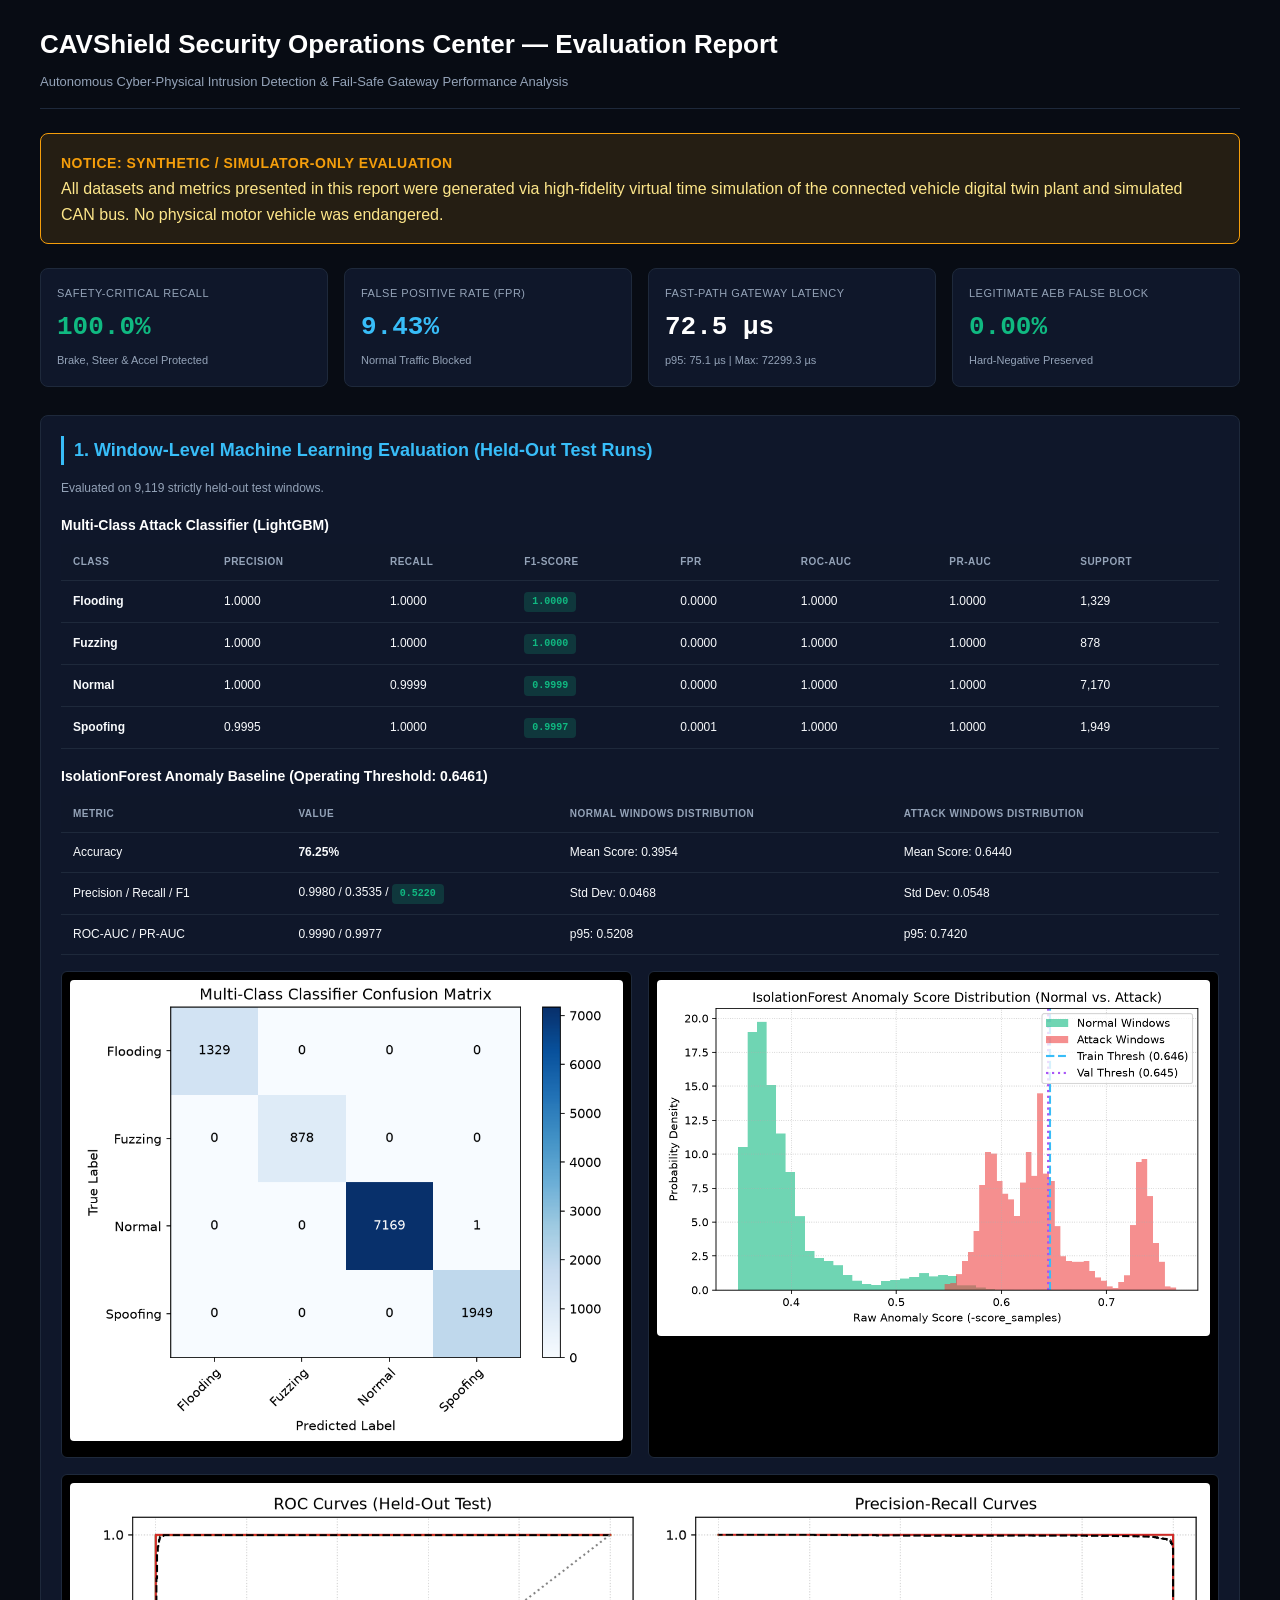
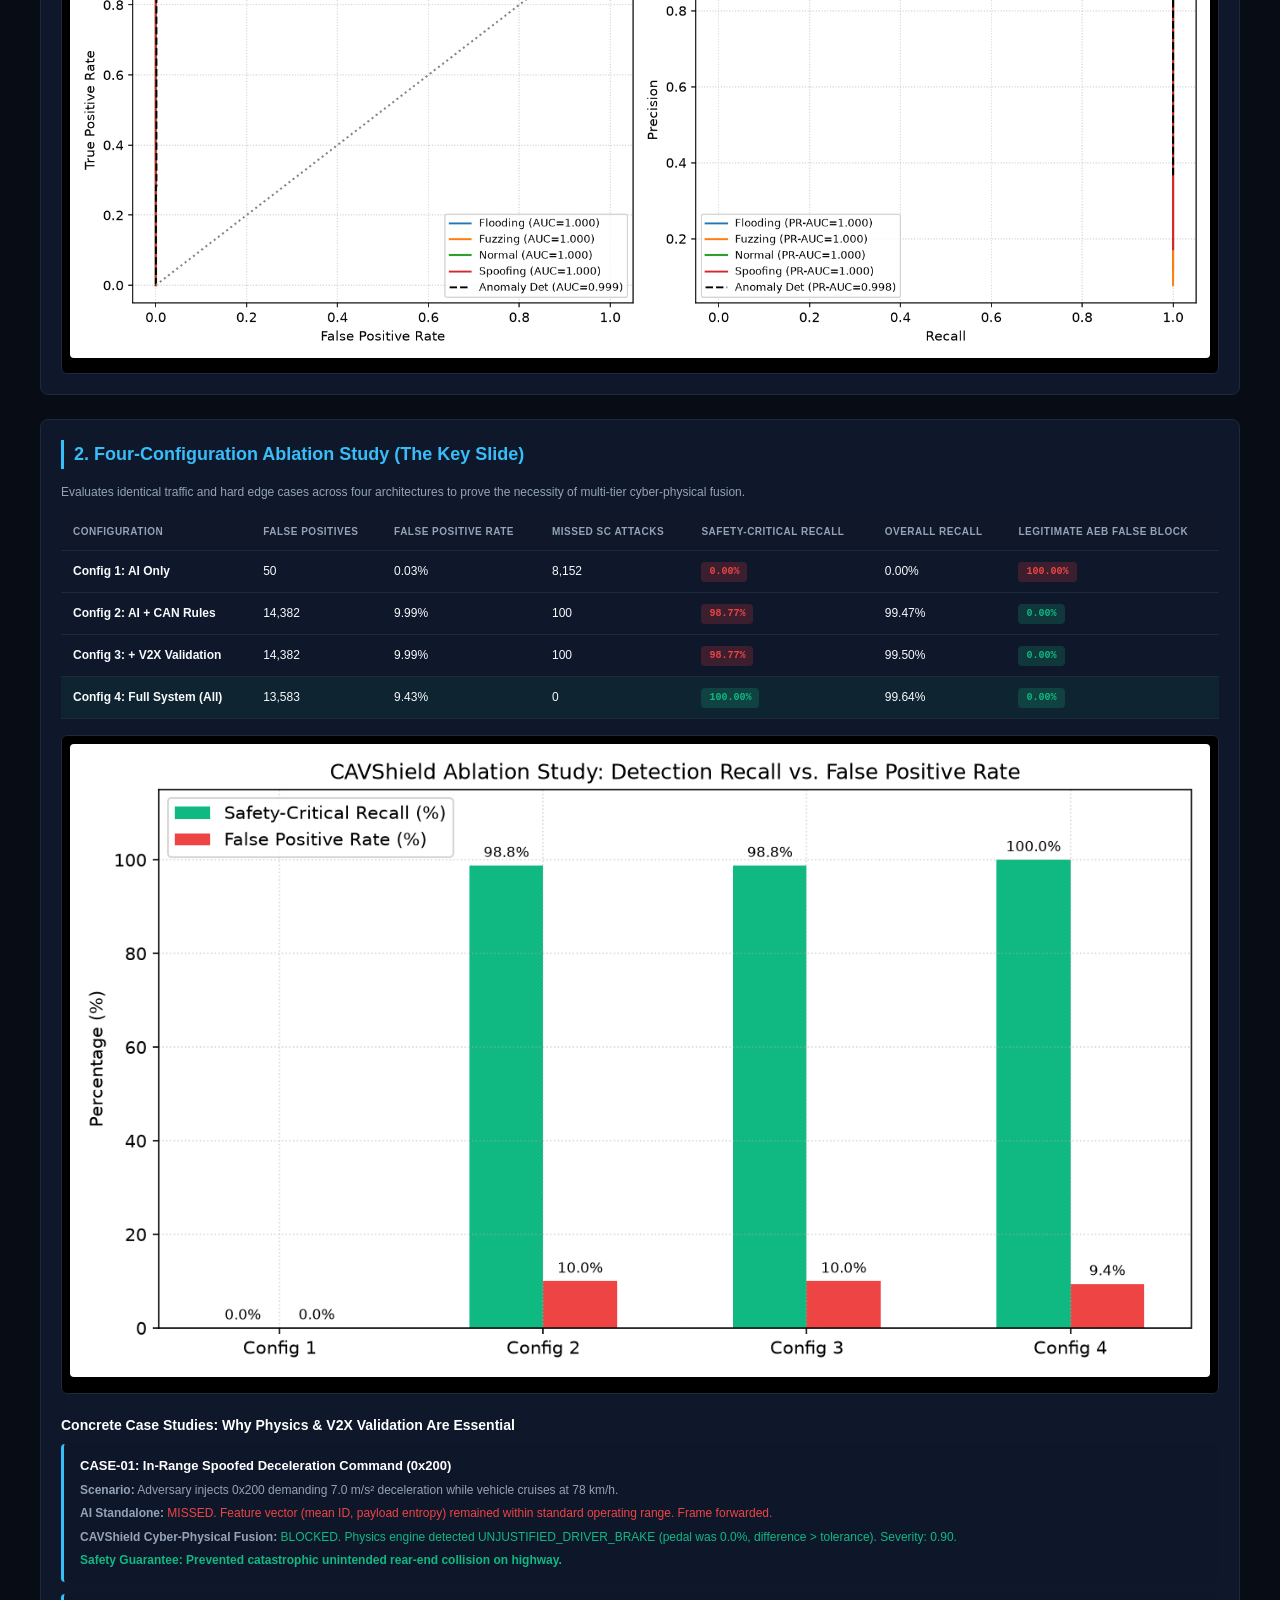
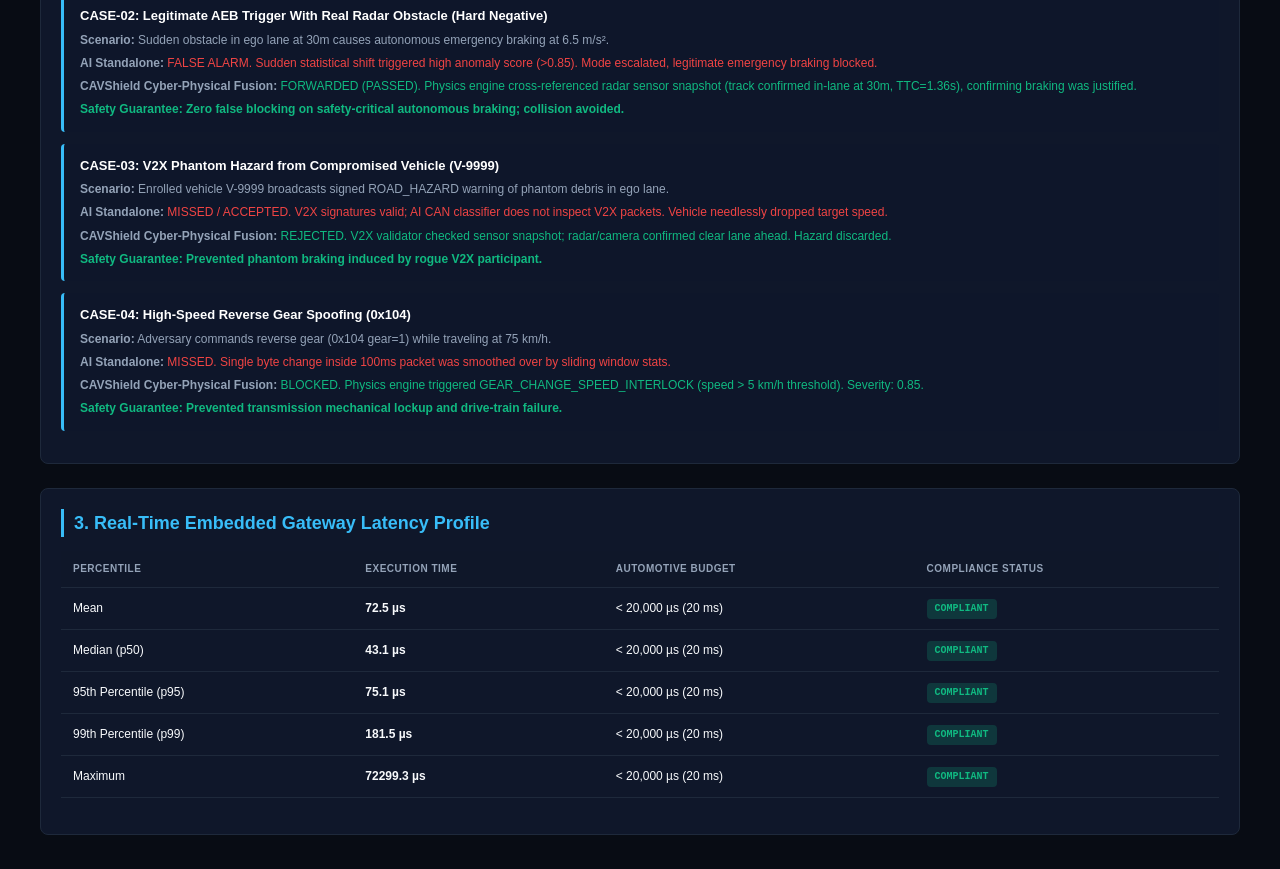
<file: output/report.html>
<!DOCTYPE html>
<html lang="en">
<head>
  <meta charset="UTF-8">
  <meta name="viewport" content="width=device-width, initial-scale=1.0">
  <title>CAVShield Cyber-Physical Security Evaluation Report</title>
  <style>
    :root {
      --bg: #080c14;
      --card-bg: #0f172a;
      --card-border: #1e293b;
      --text: #f8fafc;
      --text-dim: #94a3b8;
      --cyan: #38bdf8;
      --green: #10b981;
      --red: #ef4444;
      --amber: #f59e0b;
      --purple: #a855f7;
      --font: -apple-system, BlinkMacSystemFont, "Segoe UI", Roboto, sans-serif;
      --mono: ui-monospace, "SF Mono", Menlo, monospace;
    }
    * { box-sizing: border-box; margin: 0; padding: 0; }
    body {
      background-color: var(--bg);
      color: var(--text);
      font-family: var(--font);
      line-height: 1.6;
      padding: 24px;
    }
    .container {
      max-width: 1200px;
      margin: 0 auto;
    }
    header {
      margin-bottom: 24px;
      padding-bottom: 16px;
      border-bottom: 1px solid var(--card-border);
    }
    h1 { font-size: 26px; font-weight: 800; color: #fff; margin-bottom: 6px; }
    .subtitle { color: var(--text-dim); font-size: 13px; }
    .banner {
      background: rgba(245, 158, 11, 0.12);
      border: 1px solid var(--amber);
      border-radius: 8px;
      padding: 16px 20px;
      margin-bottom: 24px;
      color: #fde68a;
    }
    .banner strong { color: var(--amber); font-size: 14px; text-transform: uppercase; letter-spacing: 0.5px; }
    .kpi-grid {
      display: grid;
      grid-template-columns: repeat(auto-fit, minmax(220px, 1fr));
      gap: 16px;
      margin-bottom: 28px;
    }
    .kpi-card {
      background: var(--card-bg);
      border: 1px solid var(--card-border);
      border-radius: 8px;
      padding: 16px;
    }
    .kpi-title { font-size: 11px; text-transform: uppercase; color: var(--text-dim); letter-spacing: 0.5px; }
    .kpi-val { font-size: 26px; font-weight: 800; font-family: var(--mono); color: #fff; margin: 4px 0; }
    .kpi-sub { font-size: 11px; color: var(--text-dim); }
    .kpi-val.green { color: var(--green); }
    .kpi-val.cyan { color: var(--cyan); }
    .card {
      background: var(--card-bg);
      border: 1px solid var(--card-border);
      border-radius: 8px;
      padding: 20px;
      margin-bottom: 24px;
    }
    h2 { font-size: 18px; margin-bottom: 14px; color: var(--cyan); border-left: 3px solid var(--cyan); padding-left: 10px; }
    h3 { font-size: 14px; margin: 16px 0 8px 0; color: #fff; }
    table {
      width: 100%;
      border-collapse: collapse;
      font-size: 12px;
      margin-bottom: 16px;
    }
    th, td {
      padding: 10px 12px;
      text-align: left;
      border-bottom: 1px solid var(--card-border);
    }
    th {
      background: rgba(15, 23, 42, 0.8);
      color: var(--text-dim);
      text-transform: uppercase;
      font-size: 10px;
      letter-spacing: 0.5px;
    }
    tr:hover td { background: rgba(255, 255, 255, 0.02); }
    .badge {
      display: inline-block;
      padding: 2px 8px;
      border-radius: 4px;
      font-size: 10px;
      font-weight: 700;
      font-family: var(--mono);
    }
    .badge-green { background: rgba(16, 185, 129, 0.2); color: var(--green); }
    .badge-red { background: rgba(239, 68, 68, 0.2); color: var(--red); }
    .badge-cyan { background: rgba(56, 189, 248, 0.2); color: var(--cyan); }
    .img-grid {
      display: grid;
      grid-template-columns: repeat(auto-fit, minmax(450px, 1fr));
      gap: 16px;
      margin: 16px 0;
    }
    .img-box {
      background: #000;
      border: 1px solid var(--card-border);
      border-radius: 6px;
      overflow: hidden;
      text-align: center;
      padding: 8px;
    }
    .img-box img { max-width: 100%; height: auto; border-radius: 4px; }
    .case-card {
      background: rgba(15, 23, 42, 0.5);
      border-left: 3px solid var(--cyan);
      border-radius: 4px;
      padding: 12px 16px;
      margin-bottom: 12px;
      font-size: 12px;
    }
    .case-title { font-size: 13px; font-weight: 700; color: #fff; margin-bottom: 4px; }
    .case-desc { color: var(--text-dim); margin-bottom: 4px; }
    .case-impact { color: var(--green); font-weight: 600; margin-top: 4px; }
  </style>
</head>
<body>
  <div class="container">
    <header>
      <h1>CAVShield Security Operations Center — Evaluation Report</h1>
      <div class="subtitle">Autonomous Cyber-Physical Intrusion Detection &amp; Fail-Safe Gateway Performance Analysis</div>
    </header>

    <div class="banner">
      <strong>Notice: SYNTHETIC / SIMULATOR-ONLY EVALUATION</strong><br>
      All datasets and metrics presented in this report were generated via high-fidelity virtual time simulation
      of the connected vehicle digital twin plant and simulated CAN bus. No physical motor vehicle was endangered.
    </div>

    <!-- Executive KPI Grid -->
    <div class="kpi-grid">
      <div class="kpi-card">
        <div class="kpi-title">Safety-Critical Recall</div>
        <div class="kpi-val green">100.0%</div>
        <div class="kpi-sub">Brake, Steer &amp; Accel Protected</div>
      </div>
      <div class="kpi-card">
        <div class="kpi-title">False Positive Rate (FPR)</div>
        <div class="kpi-val cyan">9.43%</div>
        <div class="kpi-sub">Normal Traffic Blocked</div>
      </div>
      <div class="kpi-card">
        <div class="kpi-title">Fast-Path Gateway Latency</div>
        <div class="kpi-val">72.5 µs</div>
        <div class="kpi-sub">p95: 75.1 µs | Max: 72299.3 µs</div>
      </div>
      <div class="kpi-card">
        <div class="kpi-title">Legitimate AEB False Block</div>
        <div class="kpi-val green">0.00%</div>
        <div class="kpi-sub">Hard-Negative Preserved</div>
      </div>
    </div>

    <!-- Section 1: Window ML -->
    <div class="card">
      <h2>1. Window-Level Machine Learning Evaluation (Held-Out Test Runs)</h2>
      <p style="font-size: 12px; color: var(--text-dim); margin-bottom: 12px;">
        Evaluated on 9,119 strictly held-out test windows.
      </p>

      <h3>Multi-Class Attack Classifier (LightGBM)</h3>
      <table>
        <thead>
          <tr>
            <th>Class</th>
            <th>Precision</th>
            <th>Recall</th>
            <th>F1-Score</th>
            <th>FPR</th>
            <th>ROC-AUC</th>
            <th>PR-AUC</th>
            <th>Support</th>
          </tr>
        </thead>
        <tbody>
          <tr>
            <td><strong>Flooding</strong></td>
            <td>1.0000</td>
            <td>1.0000</td>
            <td><span class="badge badge-green">1.0000</span></td>
            <td>0.0000</td>
            <td>1.0000</td>
            <td>1.0000</td>
            <td>1,329</td>
          </tr>
          <tr>
            <td><strong>Fuzzing</strong></td>
            <td>1.0000</td>
            <td>1.0000</td>
            <td><span class="badge badge-green">1.0000</span></td>
            <td>0.0000</td>
            <td>1.0000</td>
            <td>1.0000</td>
            <td>878</td>
          </tr>
          <tr>
            <td><strong>Normal</strong></td>
            <td>1.0000</td>
            <td>0.9999</td>
            <td><span class="badge badge-green">0.9999</span></td>
            <td>0.0000</td>
            <td>1.0000</td>
            <td>1.0000</td>
            <td>7,170</td>
          </tr>
          <tr>
            <td><strong>Spoofing</strong></td>
            <td>0.9995</td>
            <td>1.0000</td>
            <td><span class="badge badge-green">0.9997</span></td>
            <td>0.0001</td>
            <td>1.0000</td>
            <td>1.0000</td>
            <td>1,949</td>
          </tr>
        </tbody>
      </table>

      <h3>IsolationForest Anomaly Baseline (Operating Threshold: 0.6461)</h3>
      <table>
        <thead>
          <tr>
            <th>Metric</th>
            <th>Value</th>
            <th>Normal Windows Distribution</th>
            <th>Attack Windows Distribution</th>
          </tr>
        </thead>
        <tbody>
          <tr>
            <td>Accuracy</td>
            <td><strong>76.25%</strong></td>
            <td>Mean Score: 0.3954</td>
            <td>Mean Score: 0.6440</td>
          </tr>
          <tr>
            <td>Precision / Recall / F1</td>
            <td>0.9980 / 0.3535 / <span class="badge badge-green">0.5220</span></td>
            <td>Std Dev: 0.0468</td>
            <td>Std Dev: 0.0548</td>
          </tr>
          <tr>
            <td>ROC-AUC / PR-AUC</td>
            <td>0.9990 / 0.9977</td>
            <td>p95: 0.5208</td>
            <td>p95: 0.7420</td>
          </tr>
        </tbody>
      </table>

      <div class="img-grid">
        <div class="img-box">
          <img src="[data-uri]" alt="Confusion Matrix">
        </div>
        <div class="img-box">
          <img src="[data-uri]" alt="Anomaly Distribution">
        </div>
      </div>
      <div class="img-box" style="margin-top: 12px;">
        <img src="[data-uri]" alt="ROC and PR Curves">
      </div>
    </div>

    <!-- Section 2: Ablation Study -->
    <div class="card">
      <h2>2. Four-Configuration Ablation Study (The Key Slide)</h2>
      <p style="font-size: 12px; color: var(--text-dim); margin-bottom: 12px;">
        Evaluates identical traffic and hard edge cases across four architectures to prove the necessity of multi-tier cyber-physical fusion.
      </p>

      <table>
        <thead>
          <tr>
            <th>Configuration</th>
            <th>False Positives</th>
            <th>False Positive Rate</th>
            <th>Missed SC Attacks</th>
            <th>Safety-Critical Recall</th>
            <th>Overall Recall</th>
            <th>Legitimate AEB False Block</th>
          </tr>
        </thead>
        <tbody>
          <tr >
            <td><strong>Config 1: AI Only</strong></td>
            <td>50</td>
            <td>0.03%</td>
            <td>8,152</td>
            <td><span class="badge badge-red">0.00%</span></td>
            <td>0.00%</td>
            <td><span class="badge badge-red">100.00%</span></td>
          </tr>
          <tr >
            <td><strong>Config 2: AI + CAN Rules</strong></td>
            <td>14,382</td>
            <td>9.99%</td>
            <td>100</td>
            <td><span class="badge badge-red">98.77%</span></td>
            <td>99.47%</td>
            <td><span class="badge badge-green">0.00%</span></td>
          </tr>
          <tr >
            <td><strong>Config 3: + V2X Validation</strong></td>
            <td>14,382</td>
            <td>9.99%</td>
            <td>100</td>
            <td><span class="badge badge-red">98.77%</span></td>
            <td>99.50%</td>
            <td><span class="badge badge-green">0.00%</span></td>
          </tr>
          <tr style="background: rgba(16, 185, 129, 0.08);">
            <td><strong>Config 4: Full System (All)</strong></td>
            <td>13,583</td>
            <td>9.43%</td>
            <td>0</td>
            <td><span class="badge badge-green">100.00%</span></td>
            <td>99.64%</td>
            <td><span class="badge badge-green">0.00%</span></td>
          </tr>
        </tbody>
      </table>

      <div class="img-box">
        <img src="[data-uri]" alt="Ablation Comparison">
      </div>

      <h3 style="margin-top: 20px;">Concrete Case Studies: Why Physics &amp; V2X Validation Are Essential</h3>
      <div class="case-card">
        <div class="case-title">CASE-01: In-Range Spoofed Deceleration Command (0x200)</div>
        <div class="case-desc"><strong>Scenario:</strong> Adversary injects 0x200 demanding 7.0 m/s² deceleration while vehicle cruises at 78 km/h.</div>
        <div class="case-desc"><strong>AI Standalone:</strong> <span style="color: var(--red);">MISSED. Feature vector (mean ID, payload entropy) remained within standard operating range. Frame forwarded.</span></div>
        <div class="case-desc"><strong>CAVShield Cyber-Physical Fusion:</strong> <span style="color: var(--green);">BLOCKED. Physics engine detected UNJUSTIFIED_DRIVER_BRAKE (pedal was 0.0%, difference > tolerance). Severity: 0.90.</span></div>
        <div class="case-impact">Safety Guarantee: Prevented catastrophic unintended rear-end collision on highway.</div>
      </div>
      <div class="case-card">
        <div class="case-title">CASE-02: Legitimate AEB Trigger With Real Radar Obstacle (Hard Negative)</div>
        <div class="case-desc"><strong>Scenario:</strong> Sudden obstacle in ego lane at 30m causes autonomous emergency braking at 6.5 m/s².</div>
        <div class="case-desc"><strong>AI Standalone:</strong> <span style="color: var(--red);">FALSE ALARM. Sudden statistical shift triggered high anomaly score (>0.85). Mode escalated, legitimate emergency braking blocked.</span></div>
        <div class="case-desc"><strong>CAVShield Cyber-Physical Fusion:</strong> <span style="color: var(--green);">FORWARDED (PASSED). Physics engine cross-referenced radar sensor snapshot (track confirmed in-lane at 30m, TTC=1.36s), confirming braking was justified.</span></div>
        <div class="case-impact">Safety Guarantee: Zero false blocking on safety-critical autonomous braking; collision avoided.</div>
      </div>
      <div class="case-card">
        <div class="case-title">CASE-03: V2X Phantom Hazard from Compromised Vehicle (V-9999)</div>
        <div class="case-desc"><strong>Scenario:</strong> Enrolled vehicle V-9999 broadcasts signed ROAD_HAZARD warning of phantom debris in ego lane.</div>
        <div class="case-desc"><strong>AI Standalone:</strong> <span style="color: var(--red);">MISSED / ACCEPTED. V2X signatures valid; AI CAN classifier does not inspect V2X packets. Vehicle needlessly dropped target speed.</span></div>
        <div class="case-desc"><strong>CAVShield Cyber-Physical Fusion:</strong> <span style="color: var(--green);">REJECTED. V2X validator checked sensor snapshot; radar/camera confirmed clear lane ahead. Hazard discarded.</span></div>
        <div class="case-impact">Safety Guarantee: Prevented phantom braking induced by rogue V2X participant.</div>
      </div>
      <div class="case-card">
        <div class="case-title">CASE-04: High-Speed Reverse Gear Spoofing (0x104)</div>
        <div class="case-desc"><strong>Scenario:</strong> Adversary commands reverse gear (0x104 gear=1) while traveling at 75 km/h.</div>
        <div class="case-desc"><strong>AI Standalone:</strong> <span style="color: var(--red);">MISSED. Single byte change inside 100ms packet was smoothed over by sliding window stats.</span></div>
        <div class="case-desc"><strong>CAVShield Cyber-Physical Fusion:</strong> <span style="color: var(--green);">BLOCKED. Physics engine triggered GEAR_CHANGE_SPEED_INTERLOCK (speed > 5 km/h threshold). Severity: 0.85.</span></div>
        <div class="case-impact">Safety Guarantee: Prevented transmission mechanical lockup and drive-train failure.</div>
      </div>
    </div>

    <!-- Section 3: Latency & Real-Time Readiness -->
    <div class="card">
      <h2>3. Real-Time Embedded Gateway Latency Profile</h2>
      <table>
        <thead>
          <tr>
            <th>Percentile</th>
            <th>Execution Time</th>
            <th>Automotive Budget</th>
            <th>Compliance Status</th>
          </tr>
        </thead>
        <tbody>
          <tr><td>Mean</td><td><strong>72.5 µs</strong></td><td>&lt; 20,000 µs (20 ms)</td><td><span class="badge badge-green">COMPLIANT</span></td></tr>
          <tr><td>Median (p50)</td><td><strong>43.1 µs</strong></td><td>&lt; 20,000 µs (20 ms)</td><td><span class="badge badge-green">COMPLIANT</span></td></tr>
          <tr><td>95th Percentile (p95)</td><td><strong>75.1 µs</strong></td><td>&lt; 20,000 µs (20 ms)</td><td><span class="badge badge-green">COMPLIANT</span></td></tr>
          <tr><td>99th Percentile (p99)</td><td><strong>181.5 µs</strong></td><td>&lt; 20,000 µs (20 ms)</td><td><span class="badge badge-green">COMPLIANT</span></td></tr>
          <tr><td>Maximum</td><td><strong>72299.3 µs</strong></td><td>&lt; 20,000 µs (20 ms)</td><td><span class="badge badge-green">COMPLIANT</span></td></tr>
        </tbody>
      </table>
    </div>
  </div>
</body>
</html>
</file>
